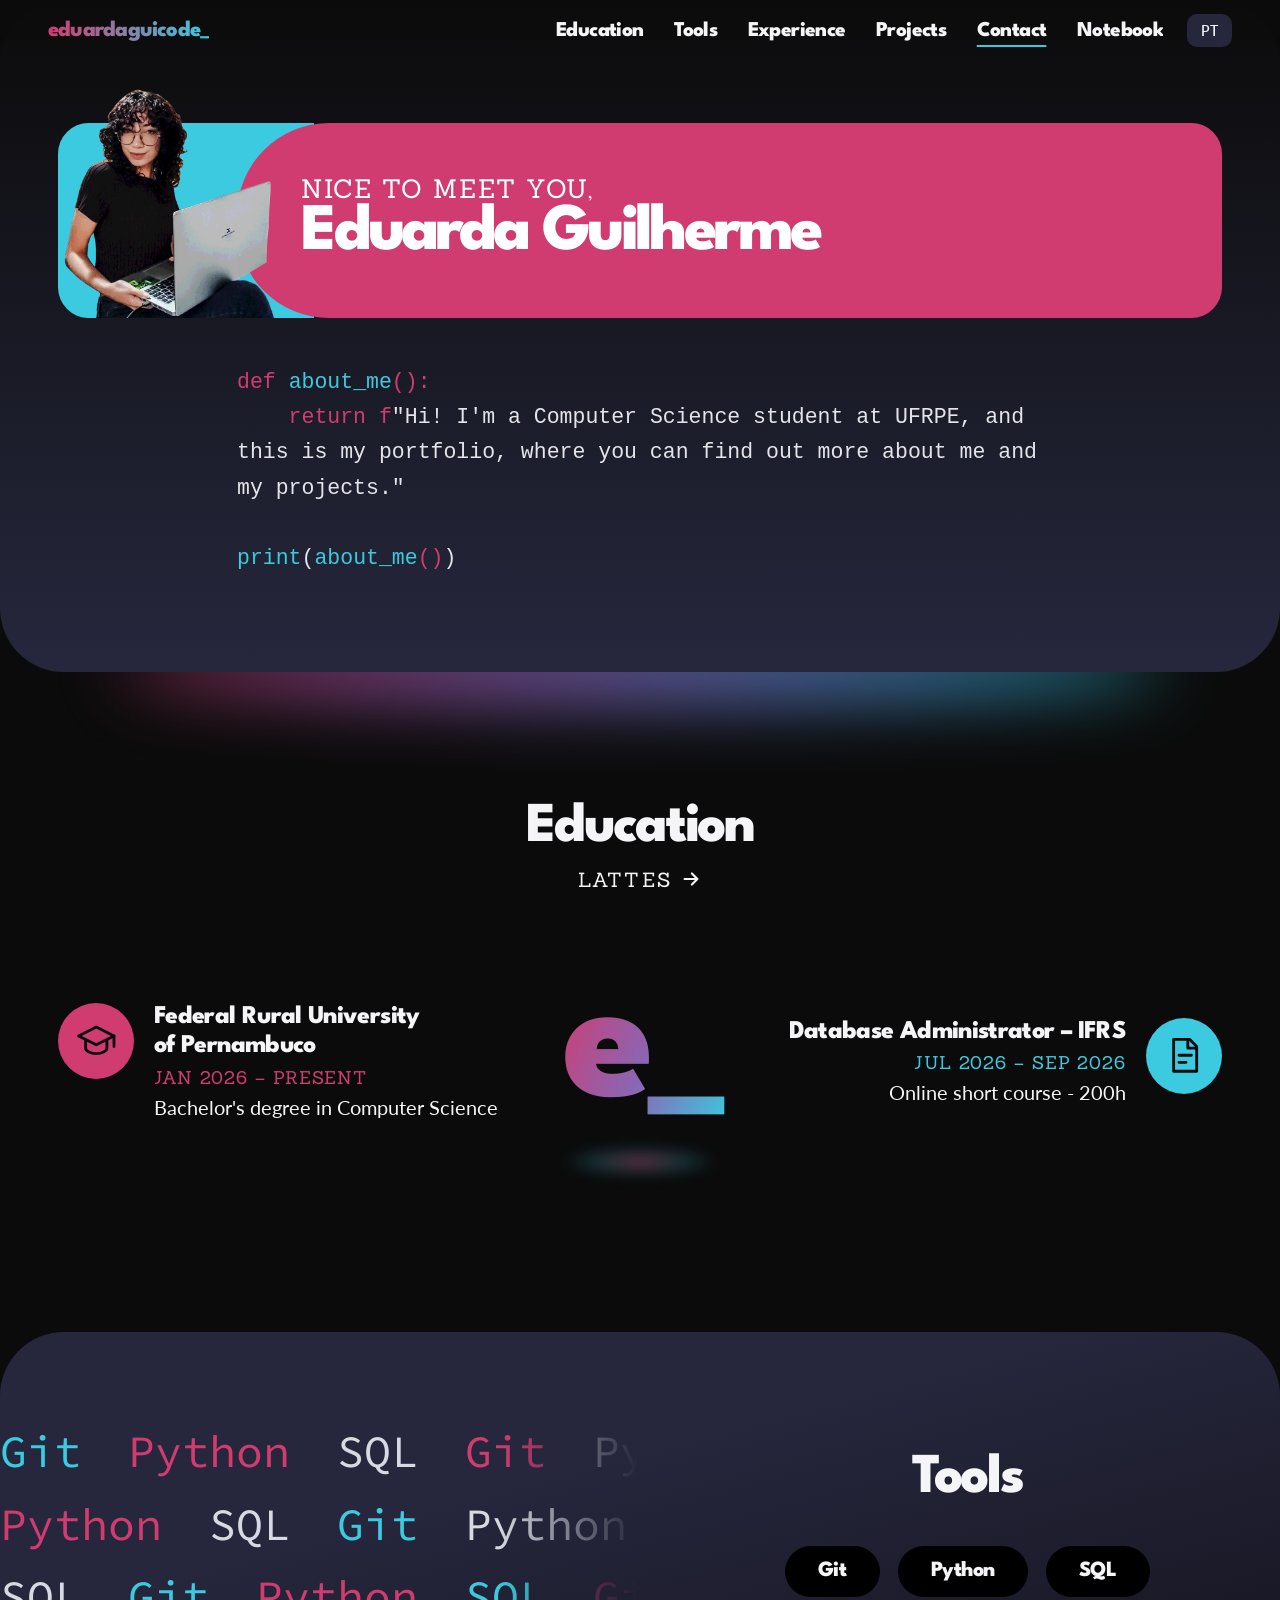
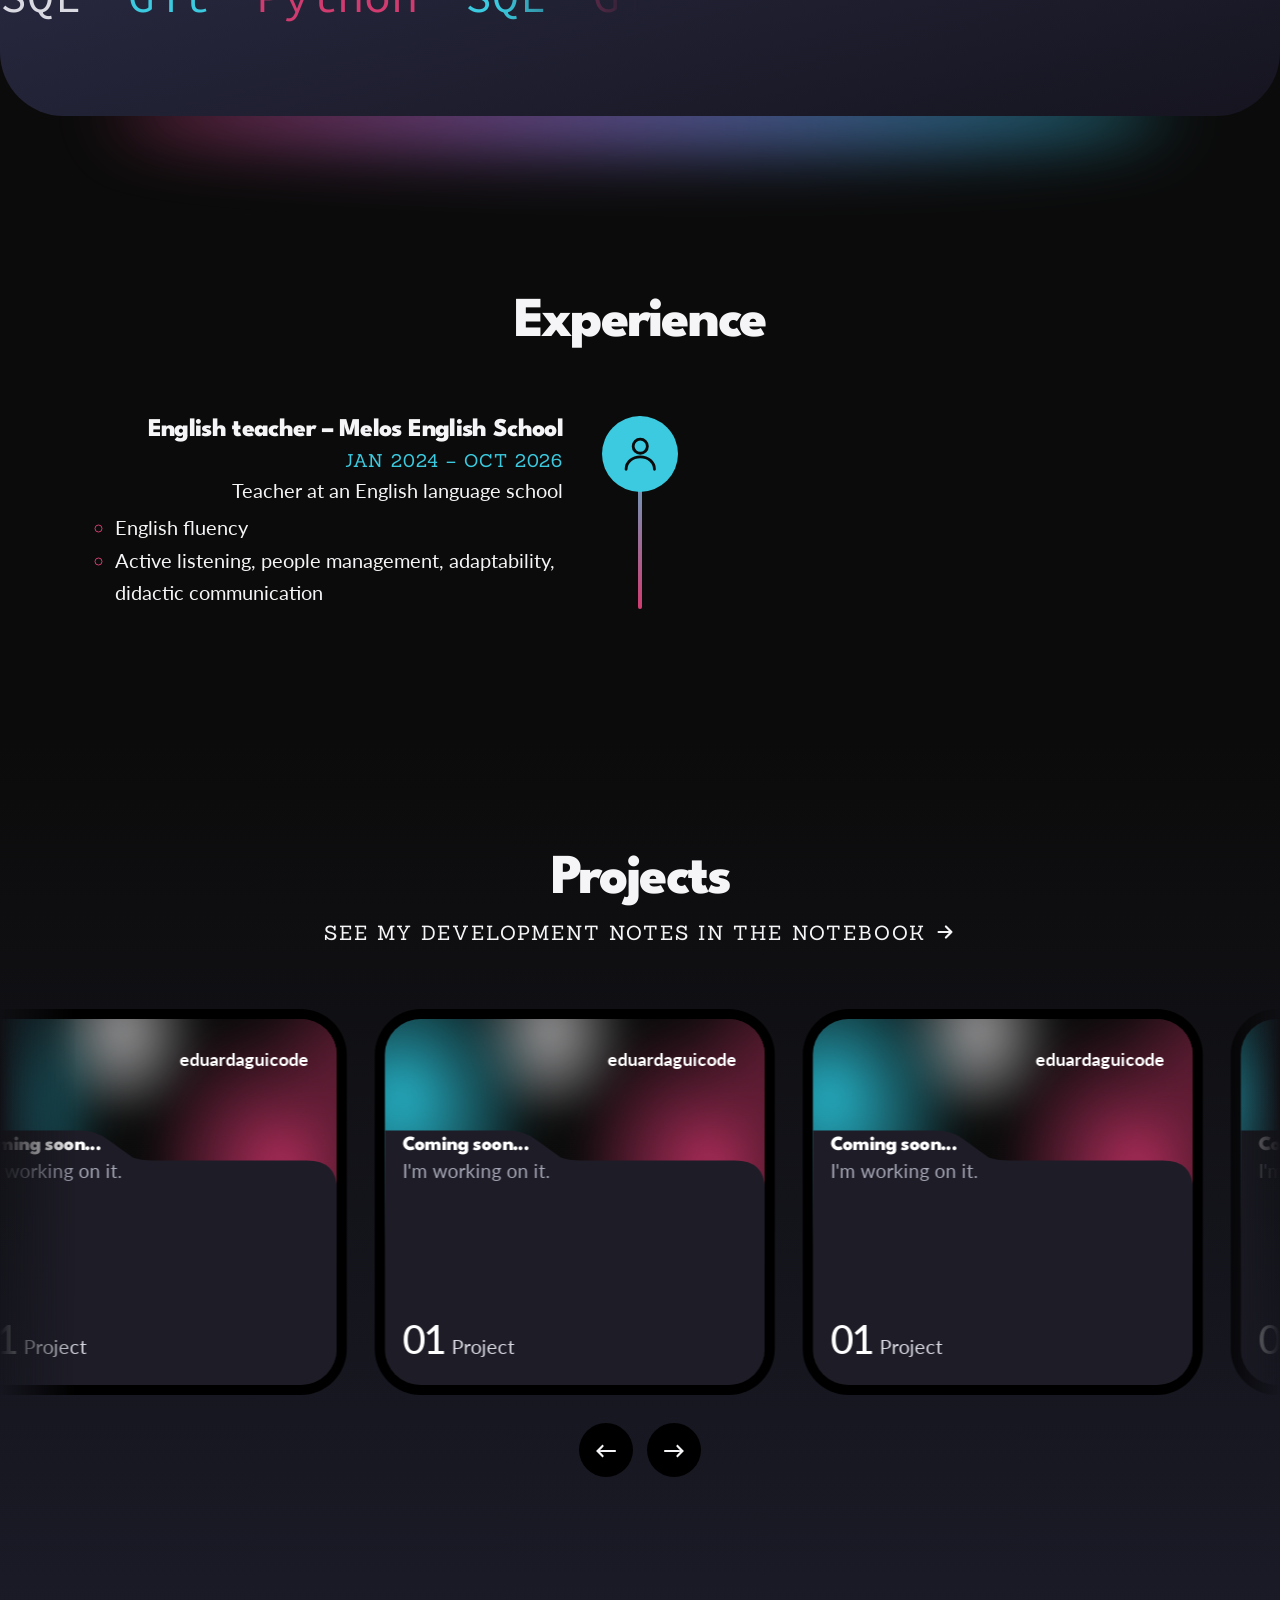
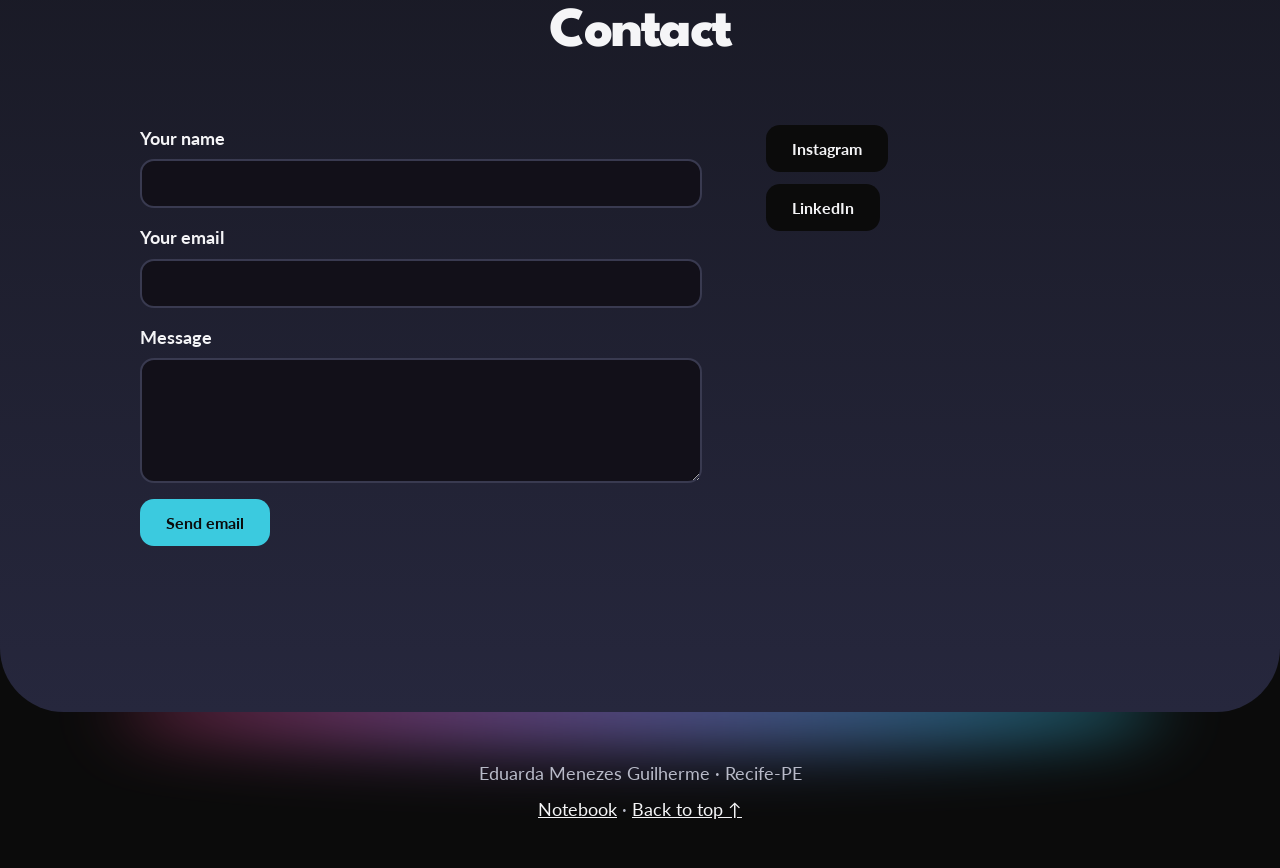
<file: index.html>
<!DOCTYPE html>
<html lang="pt-BR">
<head>
<meta charset="utf-8">
<meta name="viewport" content="width=device-width, initial-scale=1">
<title>eduardaguicode_</title>
<meta name="description" content="Portfólio de Eduarda Guilherme, estudante de Ciência da Computação com foco em backend, desenvolvimento seguro e dados.">
<meta property="og:title" content="eduardaguicode_">
<meta property="og:description" content="Backend, desenvolvimento seguro e dados. Educação, experiência e projetos.">
<meta property="og:type" content="website">
<meta name="theme-color" content="#0B0B0B">
<meta property="og:locale" content="pt_BR">
<link rel="icon" href="favicon.svg" type="image/svg+xml">
<link rel="preconnect" href="https://fonts.googleapis.com">
<link rel="preconnect" href="https://fonts.gstatic.com" crossorigin>
<link href="https://fonts.googleapis.com/css2?family=Lato:wght@400;700;900&family=League+Spartan:wght@700;800&family=Sanchez&family=Source+Code+Pro:wght@400;500&display=swap" rel="stylesheet">
<link rel="stylesheet" href="style.css">
</head>
<body>
<a class="skip" href="#main">Pular para o conteúdo</a>
<nav id="nav" aria-label="Principal"></nav>
<main id="main"></main>
<footer id="foot"></footer>
<noscript><p style="padding:2rem;text-align:center">Este site precisa de JavaScript. / This site needs JavaScript.</p></noscript>
<script src="data.js"></script>
<script src="app.js"></script>
<script>if(typeof DATA==="undefined"||typeof route_==="undefined"){document.getElementById("main").innerHTML="<p style=\"padding:2rem;text-align:center\">Não foi possível carregar data.js e app.js. Mantenha todos os arquivos na mesma pasta do index.html.</p>"}</script>
</body>
</html>
</file>
<file: style.css>
:root{
  --bg:#0B0B0B; --surface:#26273D; --deep:#121019; --card:#1b1a2b;
  --cyan:#3bcadf; --mag:#d03c70; --mag-ac:#e8709a;
  --text:#F5F5F7; --muted:#B8BAC8; --border:#393A50;
  --grad:linear-gradient(90deg,var(--mag),var(--cyan));
  --disp:"League Spartan",system-ui,sans-serif; --sec:"Sanchez",Georgia,serif; --body:"Lato",system-ui,sans-serif; --code:"Source Code Pro",ui-monospace,monospace;
  --m:clamp(16px,4vw,48px); --ease:cubic-bezier(.2,.7,.2,1); --z-nav:20; --z-skip:30;
  --r:clamp(32px,5vw,70px);
  color-scheme:dark}
*,*::before,*::after{box-sizing:border-box}
html{scroll-behavior:smooth;scroll-padding-top:84px}
body{margin:0;background:var(--bg);color:var(--text);font:400 1.1rem/1.6 var(--body);-webkit-font-smoothing:antialiased;overflow-x:hidden}
a{color:inherit}
p{margin:0;text-wrap:pretty}
h1,h2,h3{font-family:var(--disp);font-weight:800;margin:0;letter-spacing:-.04em;line-height:1;text-wrap:balance}
h2{font-size:clamp(2.3rem,4.4vw,3.7rem);color:var(--text);text-align:center}
h3{font-size:1.25rem;letter-spacing:-.025em;line-height:1.15}
:focus-visible{outline:3px solid var(--cyan);outline-offset:3px;border-radius:6px}
::selection{background:var(--mag);color:#fff}
.vh{position:absolute;width:1px;height:1px;overflow:hidden;clip:rect(0 0 0 0)}
.skip{position:absolute;left:12px;top:-60px;z-index:var(--z-skip);background:var(--cyan);color:var(--bg);padding:10px 16px;border-radius:10px;font-weight:700;transition:top .2s}
.skip:focus{top:12px}
.wrap{width:100%;max-width:1260px;margin-inline:auto;padding-inline:var(--m)}

/* navegação: transparente sobre o painel do topo; ganha fundo ao rolar */
#nav{position:fixed;inset:0 0 auto 0;z-index:var(--z-nav);display:flex;align-items:center;flex-wrap:wrap;gap:6px 24px;padding:14px max(var(--m),calc(50% - 630px));transition:background-color .25s}
#nav.solid{background:rgba(18,16,26,.97)}
.logo{font:800 clamp(1.2rem,1.75vw,1.55rem) var(--disp);letter-spacing:-.035em;text-decoration:none;background:var(--grad);-webkit-background-clip:text;background-clip:text;color:transparent}
.cur{animation:blink 1.1s steps(2) infinite}
@keyframes blink{50%{opacity:0}}
.links{display:flex;gap:clamp(14px,2.4vw,36px);margin-left:auto;overflow-x:auto;scrollbar-width:none}
.links a{font:800 clamp(1rem,1.65vw,1.45rem) var(--disp);letter-spacing:-.03em;text-decoration:underline 3px transparent;text-underline-offset:9px;white-space:nowrap;padding:6px 0;transition:color .2s,text-decoration-color .2s}
.links a:hover{color:var(--cyan)}
.links a.on{text-decoration-color:var(--cyan)}
.lang{background:var(--surface);color:var(--text);border:0;border-radius:10px;padding:8px 14px;font:600 .9rem var(--body);cursor:pointer;transition:background .2s,transform .15s}
.lang:hover{background:var(--mag)}.lang:active{transform:scale(.96)}
@media(max-width:820px){.lang{margin-left:auto}.links{order:3;width:100%;margin:0}#nav{background:rgba(18,16,26,.97)}}

/* botões */
.btn{display:inline-block;background:var(--cyan);color:var(--bg);border:0;border-radius:14px;padding:14px 26px;font:700 1rem var(--body);text-decoration:none;cursor:pointer;transition:transform .2s var(--ease),filter .2s,background .2s}
.btn:hover{transform:translateY(-2px);filter:brightness(1.1)}
.btn:active{transform:scale(.98)}
.btn.alt{background:var(--surface);color:var(--text)}
.btn.alt:hover{background:#34355a;filter:none}

/* painel do topo: degradê do preto da página (em cima) ao índigo claro (embaixo) */
.hero,.tpanel,.fin{position:relative}
.hero::after,.tpanel::after,.fin::after{content:"";position:absolute;z-index:-1;left:9%;right:9%;bottom:-30px;height:70px;border-radius:50%;background:linear-gradient(90deg,var(--mag),#7b5cd6,var(--cyan));background:linear-gradient(in oklch 90deg,var(--mag),var(--cyan));filter:blur(34px);opacity:.65;pointer-events:none}
.hero{background:linear-gradient(180deg,#0B0B0B 0,#26273D 100%);border-radius:var(--r);padding:clamp(84px,9.6vw,132px) 0 clamp(56px,7.5vw,104px)}
.hwrap{width:100%;max-width:1260px;margin-inline:auto;padding-inline:var(--m)}
.banner{--bw:clamp(104px,17vw,224px);--gap:clamp(26px,3vw,44px);--rb:clamp(24px,2.4vw,32px);--lr:clamp(56px,7.2vw,97px);position:relative;display:flex;align-items:stretch;max-width:1213px;margin-inline:auto;min-height:clamp(112px,15vw,196px)}
.banner::before{content:"";position:absolute;left:0;top:0;bottom:0;width:calc(var(--bw) + var(--gap));background:var(--cyan);border-radius:var(--rb) 0 0 var(--rb)}
.bme{position:relative;z-index:1;flex:0 0 var(--bw);width:var(--bw);height:auto;align-self:flex-end;margin-top:calc(var(--bw)*-.17);margin-right:calc(var(--gap)*-1)}
.btxt{position:relative;flex:1;min-width:0;display:flex;flex-direction:column;justify-content:center;gap:2px;background:var(--mag);color:#fff;border-radius:var(--lr) var(--rb) var(--rb) var(--lr);padding:16px clamp(18px,3vw,40px) 16px calc(var(--gap) + clamp(12px,2vw,28px))}
.hi{font:400 clamp(.85rem,2vw,1.6rem)/1 var(--sec);text-transform:uppercase;letter-spacing:.06em}
h1{font-size:clamp(1.55rem,5.2vw,4.4rem);letter-spacing:-.055em;line-height:.92;white-space:nowrap}
@media(max-width:700px){h1{font-size:clamp(1.55rem,8vw,2.1rem);white-space:normal}}
.code{width:fit-content;max-width:100%;margin:clamp(28px,3.6vw,52px) auto 0}
.code pre{margin:0;white-space:pre-wrap;font:400 clamp(.85rem,1.68vw,1.45rem)/1.55 var(--code);overflow-wrap:anywhere;color:#e4e4ea;max-width:62ch}
.code .k,.code .p{color:var(--mag)}.code .f{color:var(--cyan)}

/* educação */
.edu{padding-block:clamp(72px,10vw,128px) clamp(64px,9vw,128px)}
.lattes{text-align:center;margin-top:10px}
.lattes a{display:inline-flex;align-items:center;gap:8px;font:400 clamp(1.05rem,1.6vw,1.35rem) var(--sec);text-transform:uppercase;letter-spacing:.1em;text-decoration:none;transition:color .2s}
.lattes a svg{transition:transform .2s var(--ease)}
.lattes a:hover{color:var(--cyan)}.lattes a:hover svg{transform:translateX(4px)}
.edu3{display:grid;grid-template-columns:1fr auto 1fr;gap:clamp(20px,4vw,56px);align-items:center;margin-top:clamp(36px,5vw,64px)}
.list,.tl{list-style:none;margin:0;padding:0;display:grid;gap:36px}
.item{display:grid;grid-template-columns:auto 1fr;gap:clamp(12px,1.6vw,20px);align-items:start}
.item h3{color:var(--text);font-size:clamp(1.15rem,2vw,1.75rem)}
.item p{line-height:1.35;font-size:clamp(1rem,1.6vw,1.4rem)}
.date{font-family:var(--sec)!important;text-transform:uppercase;letter-spacing:.05em;color:var(--cyan);font-weight:400;margin:4px 0 4px;font-size:clamp(.85rem,1.4vw,1.2rem)!important}
.item.pink .date{color:var(--mag)}
.item.rev{grid-template-columns:1fr auto;text-align:right}.item.rev>.ico{order:2}
.dots{margin:6px 0 0;padding-left:1.1em;font-size:clamp(1rem,1.6vw,1.4rem)}.dots li::marker{color:var(--mag)}
.ico{display:grid;place-items:center;width:clamp(52px,6vw,76px);height:clamp(52px,6vw,76px);border-radius:50%;background:var(--cyan);flex:none}
.item.pink .ico{background:var(--mag)}
.ico svg{width:56%;height:56%;fill:none;stroke:var(--bg);stroke-width:1.6;stroke-linecap:round;stroke-linejoin:round}
.item.pink .ico svg{stroke:var(--bg)}

/* e_ no meio de educação */
.emark{position:relative;display:inline-block;justify-self:center;padding:0 .04em .12em;font:800 clamp(6rem,15vw,11.5rem)/1 var(--disp);letter-spacing:-.04em;
  background:linear-gradient(115deg,var(--mag) 8%,#8a66b4 52%,var(--cyan) 94%);-webkit-background-clip:text;background-clip:text;color:transparent}
.emark::after{content:"";position:absolute;left:4%;right:4%;bottom:-.06em;height:.16em;border-radius:50%;
  background:radial-gradient(closest-side,rgba(208,60,112,.55),rgba(59,202,223,.22) 60%,transparent);filter:blur(7px);z-index:-1}
.edu3>.emark{isolation:isolate}
@media(max-width:820px){.edu3{grid-template-columns:1fr}.emark{display:none}.item.rev{grid-template-columns:auto 1fr;text-align:left}.item.rev>.ico{order:0}}

/* ferramentas */
.tools{padding-block:clamp(24px,4vw,56px)}
.tpanel{display:grid;grid-template-columns:minmax(0,1.05fr) minmax(0,.95fr);gap:clamp(20px,5vw,72px);align-items:center;padding:clamp(48px,7vw,104px) 0;border-radius:var(--r);background:linear-gradient(165deg,#26273d 38%,#15141f 100%)}
.mq{display:grid;gap:clamp(4px,1vw,12px);overflow:hidden;-webkit-mask-image:linear-gradient(90deg,#000 0,#000 78%,transparent);mask-image:linear-gradient(90deg,#000 0,#000 78%,transparent)}
.mq-row{overflow:hidden;font:400 clamp(1.6rem,3.5vw,3rem)/1.35 var(--code)}
.mq-track{display:flex;width:max-content;animation:mq var(--d,30s) linear infinite}
.mq-row.rtl .mq-track{animation-direction:reverse}
.mq-half{display:flex;gap:1.05em;padding-right:1.05em}
@keyframes mq{to{transform:translateX(-50%)}}
.mq .c{color:var(--cyan)}.mq .p{color:var(--mag)}.mq .w{color:#d9d9e2}
.tright{text-align:center;padding-right:var(--m)}
.chips{display:flex;flex-wrap:wrap;justify-content:center;gap:clamp(10px,1.4vw,18px);list-style:none;margin:clamp(24px,3vw,40px) 0 0;padding:0}
.chip{background:#000;border-radius:999px;padding:clamp(10px,1.2vw,16px) clamp(22px,2.6vw,36px);font:800 clamp(1.05rem,1.7vw,1.45rem) var(--disp);letter-spacing:-.025em;transition:transform .2s var(--ease),color .2s}
.chip:hover{transform:translateY(-3px);color:var(--cyan)}
@media(max-width:820px){.tpanel{grid-template-columns:1fr;padding-block:48px}.tright{order:-1;padding-inline:var(--m)}}

/* experiência */
.exp{padding-block:clamp(72px,10vw,136px) clamp(72px,10vw,128px)}
.tl{position:relative;max-width:1100px;margin:clamp(36px,5vw,64px) auto 0;gap:clamp(40px,6vw,72px)}
.tl::before{content:"";position:absolute;left:50%;top:0;bottom:0;width:4px;margin-left:-2px;background:linear-gradient(180deg,var(--cyan),var(--mag));border-radius:2px}
.tl .item{display:block;position:relative;width:50%;padding-right:clamp(56px,6vw,84px);text-align:right}
.tl .item:nth-child(even){margin-left:50%;padding-right:0;padding-left:clamp(56px,6vw,84px);text-align:left}
.tl .item>.ico{position:absolute;top:0;right:calc(clamp(52px,6vw,76px)/-2)}
.tl .item:nth-child(even)>.ico{right:auto;left:calc(clamp(52px,6vw,76px)/-2)}
.tl .dots{display:inline-block;text-align:left;padding-left:1.2em;list-style-position:outside}
@media(max-width:760px){.tl::before{left:calc(clamp(52px,6vw,76px)/2)}
  .tl .item,.tl .item:nth-child(even){width:100%;margin-left:0;padding:0 0 0 calc(clamp(52px,6vw,76px) + 20px);text-align:left}
  .tl .item>.ico,.tl .item:nth-child(even)>.ico{left:0;right:auto}}

/* painel final: degradê do preto da página (em cima) ao índigo claro (embaixo) */
.fin{background:linear-gradient(180deg,#0B0B0B 0,#26273D 100%);border-radius:0 0 var(--r) var(--r)}
.proj{padding-top:clamp(72px,9vw,128px)}
.pj-view{overflow:hidden;margin-top:clamp(28px,4vw,52px);padding:10px 0 28px;-webkit-mask-image:linear-gradient(90deg,transparent,#000 6%,#000 94%,transparent);mask-image:linear-gradient(90deg,transparent,#000 6%,#000 94%,transparent)}
.pj-track{display:flex;gap:28px;width:max-content;will-change:transform}
.pj-ctl{display:flex;justify-content:center;gap:14px}
.arr{width:54px;height:54px;border-radius:50%;border:0;background:#000;color:var(--text);font:700 1.4rem/1 var(--body);cursor:pointer;transition:background .2s,color .2s,transform .15s}
.arr:hover{background:var(--cyan);color:var(--bg)}.arr:active{transform:scale(.94)}

/* card de projeto */
.pj{--pjbody:#1e1d27;flex:none;display:block;position:relative;width:min(400px,82vw);aspect-ratio:400/386;padding:10px;background:#000;border-radius:46px;color:#fff;text-decoration:none;transition:transform .25s var(--ease)}
a.pj:hover{transform:translateY(-5px)}
.pj-in{position:relative;width:100%;height:100%;border-radius:36px;overflow:hidden;background:var(--bg);container-type:inline-size}
.pj-img{position:absolute;inset:0;width:100%;height:100%;object-fit:cover;overflow:hidden;background:var(--bg)}
.pj-img.gen::before{content:"";position:absolute;inset:-25%;background:radial-gradient(34% 40% at 20% 30%,var(--cyan),transparent 70%),radial-gradient(34% 40% at 74% 42%,var(--mag),transparent 70%),radial-gradient(20% 24% at 46% 18%,#f5f5f7,transparent 70%),radial-gradient(30% 34% at 92% 20%,var(--mag),transparent 70%);filter:blur(16px) saturate(1.15);animation:pjdrift 16s ease-in-out infinite alternate}
@keyframes pjdrift{to{transform:translate(-6%,4%) scale(1.08)}}
.pj-in::after{content:"";position:absolute;inset:0;background:linear-gradient(200deg,rgba(11,11,11,.55),transparent 55%);pointer-events:none}
.pj-fold{position:absolute;inset:auto 0 0 0;width:100%;height:96%;color:var(--pjbody);z-index:1}
.pj-top,.pj-title,.pj-sub,.pj-num,.pj-act{position:absolute;z-index:2}
.pj-top{right:7.4%;top:8%;max-width:62%;text-align:right;font-weight:700;font-size:4.7cqw;line-height:1.25;z-index:3}
.pj-title{left:4.6%;right:4.6%;top:31.5%;font:800 5.3cqw/1.1 var(--disp);letter-spacing:-.03em}
.pj-sub{left:4.6%;right:4.6%;top:38.6%;color:#a6a7b6;font-size:5cqw;line-height:1.2;display:-webkit-box;-webkit-line-clamp:2;line-clamp:2;-webkit-box-orient:vertical;overflow:hidden}
.pj-num{left:4.6%;bottom:6.2%;display:flex;align-items:baseline;gap:1.6cqw}
.pj-num b{font:500 10.5cqw/1 var(--body);letter-spacing:-.04em}
.pj-num span{font-size:5.2cqw;color:#d7d7e0}
.pj-act{right:7.4%;bottom:7.8%;font-weight:700;font-size:4.7cqw}
@media(prefers-reduced-motion:reduce){.pj-img.gen::before{animation:none}}

/* contato */
.contact{padding-block:clamp(72px,10vw,140px) clamp(96px,13vw,176px)}
.cgrid{display:grid;grid-template-columns:1.2fr .8fr;gap:clamp(24px,5vw,64px);margin-top:clamp(36px,5vw,64px);align-items:start;max-width:1000px;margin-inline:auto}
form{display:grid;gap:16px;justify-items:start}
label{display:grid;gap:6px;font-weight:700;width:100%}
input,textarea{width:100%;background:var(--deep);color:var(--text);border:2px solid var(--border);border-radius:14px;padding:13px 16px;font:400 1rem var(--body);transition:border-color .2s}
input:focus,textarea:focus{border-color:var(--cyan);outline:0}
[aria-invalid=true]{border-color:var(--mag)}
.err{display:none;color:var(--mag-ac);font-size:.92rem;font-weight:400}.err.show{display:block}
.soc{display:grid;gap:12px;justify-items:start}
.soc .btn.alt{background:var(--bg);color:var(--text)}.soc .btn.alt:hover{background:#000}
@media(max-width:760px){.cgrid{grid-template-columns:1fr}}

/* bloco de notas */
.nb{max-width:960px;padding-block:clamp(88px,10vw,120px) clamp(32px,6vw,72px)}
.back{color:var(--cyan);font-weight:700;text-decoration:none}
.back:hover{text-decoration:underline;text-underline-offset:5px}
.chrome{display:flex;align-items:center;gap:8px;background:var(--surface);padding:8px 12px;font:400 .8rem var(--code)}
.chrome i{width:10px;height:10px;border-radius:50%;background:var(--bg)}
.chrome i+i{background:var(--cyan)}.chrome i+i+i{background:var(--mag)}
.chrome span{margin-left:6px}
.note{margin-top:24px;background:var(--deep);border:3px solid var(--surface)}
.note .body{display:grid;gap:22px;padding:clamp(24px,5vw,56px)}
.note h1{color:var(--cyan);font-size:clamp(2rem,5vw,3.4rem);white-space:normal}
.note h2{text-align:left;font-size:1.6rem}
.note p{max-width:62ch}
.pitch{font-size:clamp(1.15rem,2.2vw,1.5rem);line-height:1.4}
.steps{margin:0;padding-left:1.4em;display:grid;gap:22px;max-width:66ch}
.steps li::marker{color:var(--mag-ac);font-weight:800}
.steps h3{margin-bottom:4px}
.row{display:flex;flex-wrap:wrap;gap:12px;max-width:none!important}
.nlist{list-style:none;margin:0;padding:0;display:grid;gap:10px}
.nlist a{display:flex;justify-content:space-between;gap:16px;background:var(--surface);border-radius:16px;padding:18px 24px;text-decoration:none;font:800 1.25rem var(--disp);letter-spacing:-.025em;transition:background .2s,transform .2s var(--ease)}
.nlist a:hover{background:#34355a;transform:translateX(4px)}
.wipbox{background:var(--card);border-radius:18px;padding:clamp(24px,4vw,40px)}
.wipbox::before{content:"";display:block;width:52px;height:7px;border-radius:4px;background:var(--mag);margin-bottom:20px}
.big{font:800 clamp(1.6rem,4vw,2.6rem)/1.1 var(--disp);letter-spacing:-.03em;margin-bottom:10px}

footer{padding:48px var(--m) 56px;text-align:center;color:var(--muted);display:grid;gap:8px}
footer a{color:var(--text)}footer a:hover{color:var(--cyan)}

/* movimento */
.js .rv{opacity:0;transform:translateY(24px);transition:opacity .6s var(--ease),transform .6s var(--ease);transition-delay:calc(var(--i,0)*80ms)}
.js .rv.in{opacity:1;transform:none}
@media(prefers-reduced-motion:reduce){html{scroll-behavior:auto}.cur,.mq-track{animation:none}.js .rv{transform:none;transition:opacity .2s}*{transition-duration:.01ms!important}}
</file>
